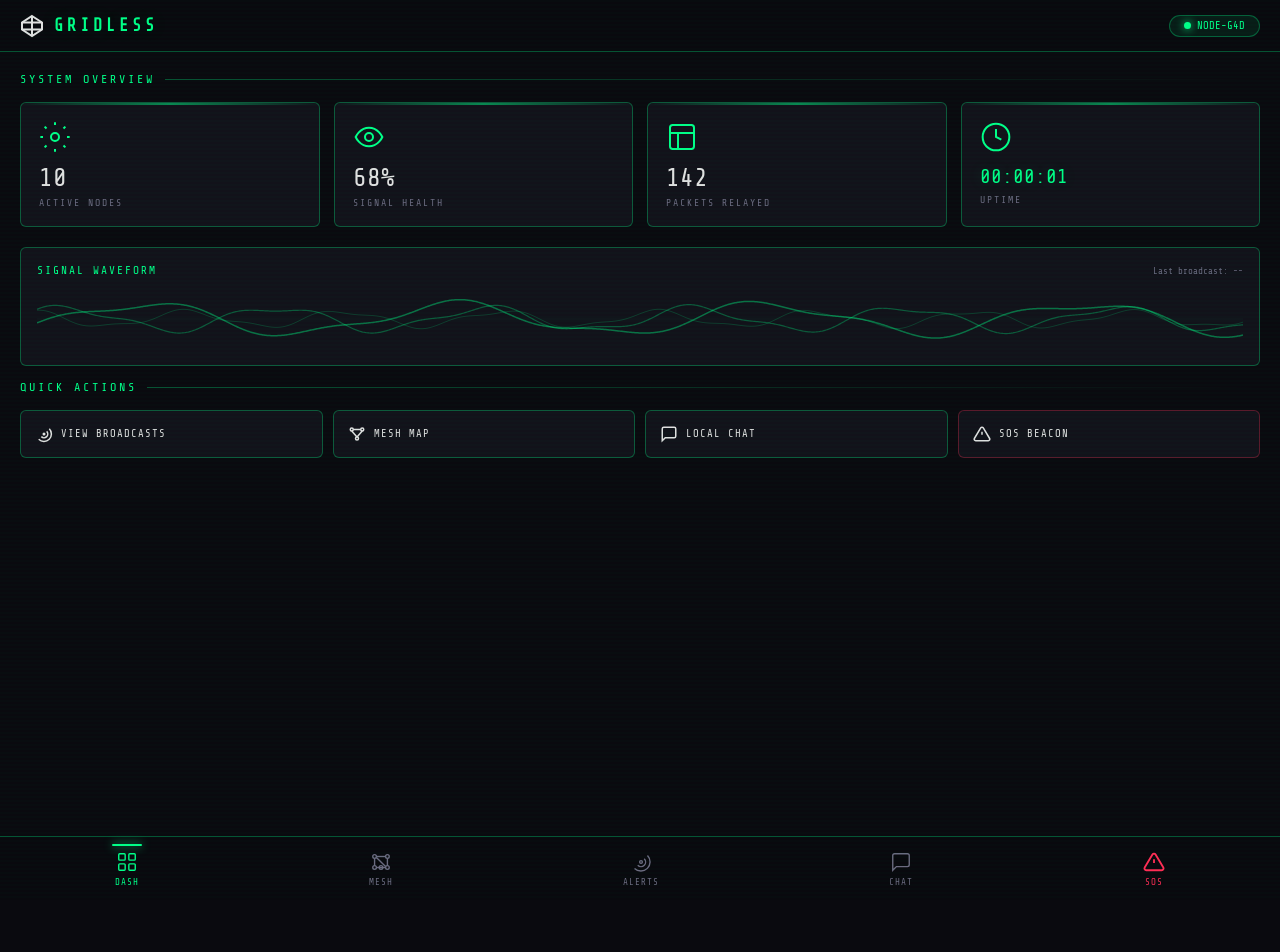
<file: index.html>
<!DOCTYPE html>
<html lang="en">
<head>
<meta charset="UTF-8">
<meta name="viewport" content="width=device-width, initial-scale=1.0">
<meta name="description" content="GRIDLESS — Offline-first emergency mesh communication platform for internet blackouts and natural disasters.">
<title>GRIDLESS — Offline Emergency Mesh Network</title>
<link rel="preconnect" href="https://fonts.googleapis.com">
<link rel="preconnect" href="https://fonts.gstatic.com" crossorigin>
<link href="https://fonts.googleapis.com/css2?family=Share+Tech+Mono&display=swap" rel="stylesheet">
<link rel="stylesheet" href="css/styles.css">
</head>
<body>
<header id="app-header">
  <div class="logo" onclick="window.location.href='index.html'">
    <svg viewBox="0 0 24 24" fill="none" stroke="currentColor" stroke-width="2"><polygon points="12,2 22,8.5 22,15.5 12,22 2,15.5 2,8.5"/><line x1="12" y1="2" x2="12" y2="22"/><line x1="2" y1="8.5" x2="22" y2="8.5"/><line x1="2" y1="15.5" x2="22" y2="15.5"/></svg>
    <span class="logo-text">GRIDLESS</span>
  </div>
  <div class="status-pill">
    <span class="status-dot"></span>
    <span id="header-node-id">NODE-???</span>
  </div>
</header>
<main id="view-container">
  <section id="view-dashboard" class="view active" style="display:block; opacity:1; transform:translateY(0)">

    <div class="section-title">System Overview</div>
    <div class="dash-grid">
      <div class="stat-card">
        <svg class="stat-icon" viewBox="0 0 24 24" fill="none" stroke="currentColor" stroke-width="1.5">
          <circle cx="12" cy="12" r="3"/><path d="M12 1v2M12 21v2M4.22 4.22l1.42 1.42M18.36 18.36l1.42 1.42M1 12h2M21 12h2M4.22 19.78l1.42-1.42M18.36 5.64l1.42-1.42"/>
        </svg>
        <div class="stat-value" id="dash-nodes">0</div>
        <div class="stat-label">Active Nodes</div>
      </div>
      <div class="stat-card">
        <svg class="stat-icon" viewBox="0 0 24 24" fill="none" stroke="currentColor" stroke-width="1.5">
          <path d="M2 12S5 5 12 5s10 7 10 7-3 7-10 7S2 12 2 12z"/><circle cx="12" cy="12" r="3"/>
        </svg>
        <div class="stat-value" id="dash-signal">0%</div>
        <div class="stat-label">Signal Health</div>
      </div>
      <div class="stat-card">
        <svg class="stat-icon" viewBox="0 0 24 24" fill="none" stroke="currentColor" stroke-width="1.5">
          <rect x="3" y="3" width="18" height="18" rx="2"/><path d="M3 9h18M9 21V9"/>
        </svg>
        <div class="stat-value" id="dash-packets">0</div>
        <div class="stat-label">Packets Relayed</div>
      </div>
      <div class="stat-card">
        <svg class="stat-icon" viewBox="0 0 24 24" fill="none" stroke="currentColor" stroke-width="1.5">
          <circle cx="12" cy="12" r="10"/><path d="M12 6v6l4 2"/>
        </svg>
        <div class="uptime-display" id="dash-uptime">00:00:00</div>
        <div class="stat-label">Uptime</div>
      </div>
    </div>

    <div class="card">
      <div class="card-header">
        <span class="card-title">Signal Waveform</span>
        <span style="font-size:0.65rem;color:var(--text-dim)" id="dash-last-broadcast">Last broadcast: --</span>
      </div>
      <div class="waveform-container">
        <canvas id="waveform-canvas"></canvas>
      </div>
    </div>

    <div class="section-title">Quick Actions</div>
    <div class="quick-actions">
      <button class="action-btn" onclick="window.location.href='broadcast.html'">
        <svg viewBox="0 0 24 24" fill="none" stroke="currentColor" stroke-width="2"><path d="M19.07 4.93A10 10 0 0 1 4.93 19.07M15.54 8.46A5 5 0 0 1 8.46 15.54"/><circle cx="12" cy="12" r="1"/></svg>
        VIEW BROADCASTS
      </button>
      <button class="action-btn" onclick="window.location.href='mesh.html'">
        <svg viewBox="0 0 24 24" fill="none" stroke="currentColor" stroke-width="2"><circle cx="5" cy="6" r="2"/><circle cx="19" cy="6" r="2"/><circle cx="12" cy="18" r="2"/><line x1="5" y1="8" x2="12" y2="16"/><line x1="19" y1="8" x2="12" y2="16"/><line x1="7" y1="6" x2="17" y2="6"/></svg>
        MESH MAP
      </button>
      <button class="action-btn" onclick="window.location.href='chat.html'">
        <svg viewBox="0 0 24 24" fill="none" stroke="currentColor" stroke-width="2"><path d="M21 15a2 2 0 0 1-2 2H7l-4 4V5a2 2 0 0 1 2-2h14a2 2 0 0 1 2 2z"/></svg>
        LOCAL CHAT
      </button>
      <button class="action-btn danger" onclick="window.location.href='sos.html'">
        <svg viewBox="0 0 24 24" fill="none" stroke="currentColor" stroke-width="2"><path d="M10.29 3.86L1.82 18a2 2 0 0 0 1.71 3h16.94a2 2 0 0 0 1.71-3L13.71 3.86a2 2 0 0 0-3.42 0z"/><line x1="12" y1="9" x2="12" y2="13"/><line x1="12" y1="17" x2="12.01" y2="17"/></svg>
        SOS BEACON
      </button>
    </div>
  
  </section>
</main>
<nav id="bottom-nav">
  <button class="nav-btn active" onclick="window.location.href='index.html'">
    <svg viewBox="0 0 24 24" fill="none" stroke="currentColor" stroke-width="1.5"><rect x="3" y="3" width="7" height="7" rx="1"/><rect x="14" y="3" width="7" height="7" rx="1"/><rect x="3" y="14" width="7" height="7" rx="1"/><rect x="14" y="14" width="7" height="7" rx="1"/></svg>
    DASH
  </button>
  <button class="nav-btn " onclick="window.location.href='mesh.html'">
    <svg viewBox="0 0 24 24" fill="none" stroke="currentColor" stroke-width="1.5"><circle cx="5" cy="6" r="2"/><circle cx="19" cy="6" r="2"/><circle cx="12" cy="18" r="2"/><circle cx="5" cy="18" r="2"/><circle cx="19" cy="18" r="2"/><line x1="5" y1="8" x2="5" y2="16"/><line x1="19" y1="8" x2="19" y2="16"/><line x1="7" y1="6" x2="17" y2="6"/><line x1="7" y1="18" x2="17" y2="18"/><line x1="7" y1="7" x2="17" y2="17"/></svg>
    MESH
  </button>
  <button class="nav-btn " onclick="window.location.href='broadcast.html'">
    <svg viewBox="0 0 24 24" fill="none" stroke="currentColor" stroke-width="1.5"><path d="M19.07 4.93A10 10 0 0 1 4.93 19.07"/><path d="M15.54 8.46A5 5 0 0 1 8.46 15.54"/><circle cx="12" cy="12" r="1.5"/></svg>
    ALERTS
  </button>
  <button class="nav-btn " onclick="window.location.href='chat.html'">
    <svg viewBox="0 0 24 24" fill="none" stroke="currentColor" stroke-width="1.5"><path d="M21 15a2 2 0 0 1-2 2H7l-4 4V5a2 2 0 0 1 2-2h14a2 2 0 0 1 2 2z"/></svg>
    CHAT
  </button>
  <button class="nav-btn sos-nav " onclick="window.location.href='sos.html'">
    <svg viewBox="0 0 24 24" fill="none" stroke="currentColor" stroke-width="2"><path d="M10.29 3.86L1.82 18a2 2 0 0 0 1.71 3h16.94a2 2 0 0 0 1.71-3L13.71 3.86a2 2 0 0 0-3.42 0z"/><line x1="12" y1="9" x2="12" y2="13"/><line x1="12" y1="17" x2="12.01" y2="17"/></svg>
    SOS
  </button>
</nav>
<script src="js/core.js"></script>
<script src="js/mesh-sim.js"></script>
<script src="js/dashboard.js"></script>
</body>
</html>
</file>
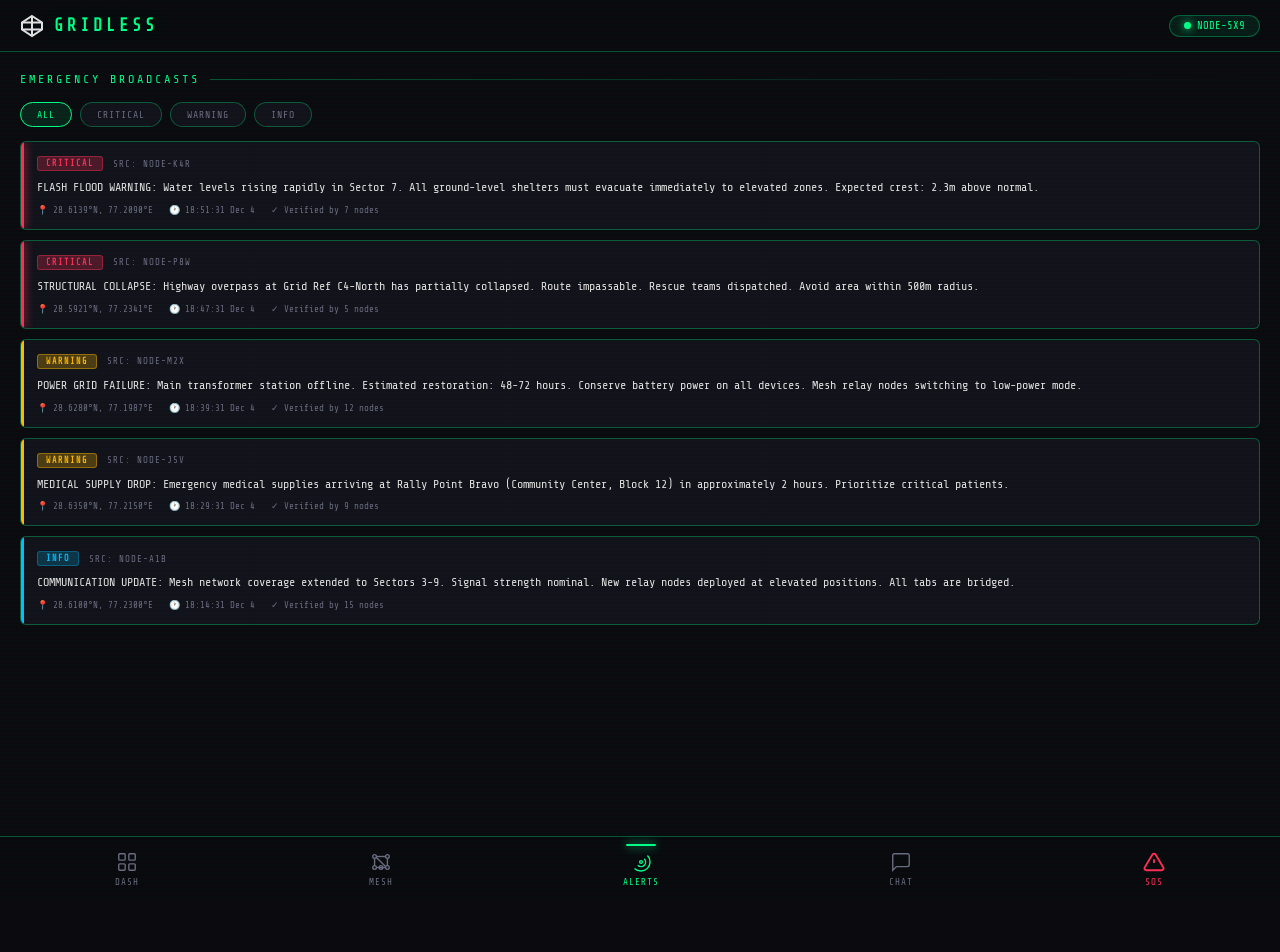
<file: broadcast.html>
<!DOCTYPE html>
<html lang="en">
<head>
<meta charset="UTF-8">
<meta name="viewport" content="width=device-width, initial-scale=1.0">
<meta name="description" content="GRIDLESS — Offline-first emergency mesh communication platform for internet blackouts and natural disasters.">
<title>GRIDLESS — Offline Emergency Mesh Network</title>
<link rel="preconnect" href="https://fonts.googleapis.com">
<link rel="preconnect" href="https://fonts.gstatic.com" crossorigin>
<link href="https://fonts.googleapis.com/css2?family=Share+Tech+Mono&display=swap" rel="stylesheet">
<link rel="stylesheet" href="css/styles.css">
</head>
<body>
<header id="app-header">
  <div class="logo" onclick="window.location.href='index.html'">
    <svg viewBox="0 0 24 24" fill="none" stroke="currentColor" stroke-width="2"><polygon points="12,2 22,8.5 22,15.5 12,22 2,15.5 2,8.5"/><line x1="12" y1="2" x2="12" y2="22"/><line x1="2" y1="8.5" x2="22" y2="8.5"/><line x1="2" y1="15.5" x2="22" y2="15.5"/></svg>
    <span class="logo-text">GRIDLESS</span>
  </div>
  <div class="status-pill">
    <span class="status-dot"></span>
    <span id="header-node-id">NODE-???</span>
  </div>
</header>
<main id="view-container">
  <section id="view-broadcast" class="view active" style="display:block; opacity:1; transform:translateY(0)">

    <div class="section-title">Emergency Broadcasts</div>
    <div class="broadcast-filters">
      <button class="filter-btn active" data-filter="all" onclick="GRIDLESS.broadcast.filter('all', this)">ALL</button>
      <button class="filter-btn" data-filter="critical" onclick="GRIDLESS.broadcast.filter('critical', this)">CRITICAL</button>
      <button class="filter-btn" data-filter="warning" onclick="GRIDLESS.broadcast.filter('warning', this)">WARNING</button>
      <button class="filter-btn" data-filter="info" onclick="GRIDLESS.broadcast.filter('info', this)">INFO</button>
    </div>
    <div id="broadcast-feed"></div>
  
  </section>
</main>
<nav id="bottom-nav">
  <button class="nav-btn " onclick="window.location.href='index.html'">
    <svg viewBox="0 0 24 24" fill="none" stroke="currentColor" stroke-width="1.5"><rect x="3" y="3" width="7" height="7" rx="1"/><rect x="14" y="3" width="7" height="7" rx="1"/><rect x="3" y="14" width="7" height="7" rx="1"/><rect x="14" y="14" width="7" height="7" rx="1"/></svg>
    DASH
  </button>
  <button class="nav-btn " onclick="window.location.href='mesh.html'">
    <svg viewBox="0 0 24 24" fill="none" stroke="currentColor" stroke-width="1.5"><circle cx="5" cy="6" r="2"/><circle cx="19" cy="6" r="2"/><circle cx="12" cy="18" r="2"/><circle cx="5" cy="18" r="2"/><circle cx="19" cy="18" r="2"/><line x1="5" y1="8" x2="5" y2="16"/><line x1="19" y1="8" x2="19" y2="16"/><line x1="7" y1="6" x2="17" y2="6"/><line x1="7" y1="18" x2="17" y2="18"/><line x1="7" y1="7" x2="17" y2="17"/></svg>
    MESH
  </button>
  <button class="nav-btn active" onclick="window.location.href='broadcast.html'">
    <svg viewBox="0 0 24 24" fill="none" stroke="currentColor" stroke-width="1.5"><path d="M19.07 4.93A10 10 0 0 1 4.93 19.07"/><path d="M15.54 8.46A5 5 0 0 1 8.46 15.54"/><circle cx="12" cy="12" r="1.5"/></svg>
    ALERTS
  </button>
  <button class="nav-btn " onclick="window.location.href='chat.html'">
    <svg viewBox="0 0 24 24" fill="none" stroke="currentColor" stroke-width="1.5"><path d="M21 15a2 2 0 0 1-2 2H7l-4 4V5a2 2 0 0 1 2-2h14a2 2 0 0 1 2 2z"/></svg>
    CHAT
  </button>
  <button class="nav-btn sos-nav " onclick="window.location.href='sos.html'">
    <svg viewBox="0 0 24 24" fill="none" stroke="currentColor" stroke-width="2"><path d="M10.29 3.86L1.82 18a2 2 0 0 0 1.71 3h16.94a2 2 0 0 0 1.71-3L13.71 3.86a2 2 0 0 0-3.42 0z"/><line x1="12" y1="9" x2="12" y2="13"/><line x1="12" y1="17" x2="12.01" y2="17"/></svg>
    SOS
  </button>
</nav>
<script src="js/core.js"></script>
<script src="js/broadcast.js"></script>
</body>
</html>
</file>
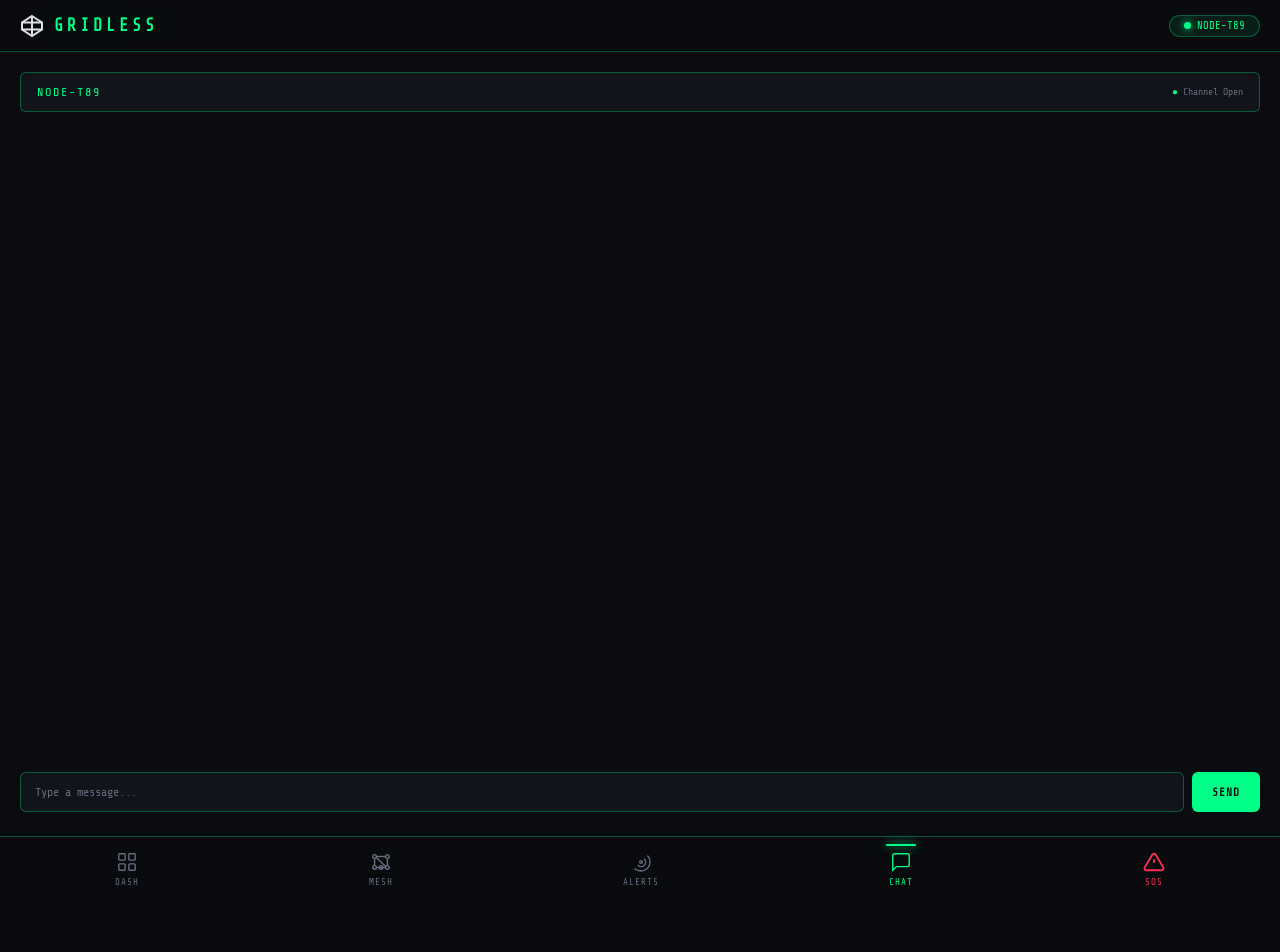
<file: chat.html>
<!DOCTYPE html>
<html lang="en">
<head>
<meta charset="UTF-8">
<meta name="viewport" content="width=device-width, initial-scale=1.0">
<meta name="description" content="GRIDLESS — Offline-first emergency mesh communication platform for internet blackouts and natural disasters.">
<title>GRIDLESS — Offline Emergency Mesh Network</title>
<link rel="preconnect" href="https://fonts.googleapis.com">
<link rel="preconnect" href="https://fonts.gstatic.com" crossorigin>
<link href="https://fonts.googleapis.com/css2?family=Share+Tech+Mono&display=swap" rel="stylesheet">
<link rel="stylesheet" href="css/styles.css">
</head>
<body>
<header id="app-header">
  <div class="logo" onclick="window.location.href='index.html'">
    <svg viewBox="0 0 24 24" fill="none" stroke="currentColor" stroke-width="2"><polygon points="12,2 22,8.5 22,15.5 12,22 2,15.5 2,8.5"/><line x1="12" y1="2" x2="12" y2="22"/><line x1="2" y1="8.5" x2="22" y2="8.5"/><line x1="2" y1="15.5" x2="22" y2="15.5"/></svg>
    <span class="logo-text">GRIDLESS</span>
  </div>
  <div class="status-pill">
    <span class="status-dot"></span>
    <span id="header-node-id">NODE-???</span>
  </div>
</header>
<main id="view-container">
  <section id="view-chat" class="view active" style="display:block; opacity:1; transform:translateY(0)">

    <div class="chat-container">
      <div class="chat-header-bar">
        <span class="chat-node-id" id="chat-my-node">NODE-???</span>
        <span class="chat-status" id="chat-channel-status">● Channel Open</span>
      </div>
      <div class="chat-messages" id="chat-messages"></div>
      <div class="chat-input-bar">
        <input type="text" class="chat-input" id="chat-input" placeholder="Type a message..." autocomplete="off" maxlength="500">
        <button class="chat-send-btn" id="chat-send-btn" onclick="GRIDLESS.chat.send()">SEND</button>
      </div>
    </div>
  
  </section>
</main>
<nav id="bottom-nav">
  <button class="nav-btn " onclick="window.location.href='index.html'">
    <svg viewBox="0 0 24 24" fill="none" stroke="currentColor" stroke-width="1.5"><rect x="3" y="3" width="7" height="7" rx="1"/><rect x="14" y="3" width="7" height="7" rx="1"/><rect x="3" y="14" width="7" height="7" rx="1"/><rect x="14" y="14" width="7" height="7" rx="1"/></svg>
    DASH
  </button>
  <button class="nav-btn " onclick="window.location.href='mesh.html'">
    <svg viewBox="0 0 24 24" fill="none" stroke="currentColor" stroke-width="1.5"><circle cx="5" cy="6" r="2"/><circle cx="19" cy="6" r="2"/><circle cx="12" cy="18" r="2"/><circle cx="5" cy="18" r="2"/><circle cx="19" cy="18" r="2"/><line x1="5" y1="8" x2="5" y2="16"/><line x1="19" y1="8" x2="19" y2="16"/><line x1="7" y1="6" x2="17" y2="6"/><line x1="7" y1="18" x2="17" y2="18"/><line x1="7" y1="7" x2="17" y2="17"/></svg>
    MESH
  </button>
  <button class="nav-btn " onclick="window.location.href='broadcast.html'">
    <svg viewBox="0 0 24 24" fill="none" stroke="currentColor" stroke-width="1.5"><path d="M19.07 4.93A10 10 0 0 1 4.93 19.07"/><path d="M15.54 8.46A5 5 0 0 1 8.46 15.54"/><circle cx="12" cy="12" r="1.5"/></svg>
    ALERTS
  </button>
  <button class="nav-btn active" onclick="window.location.href='chat.html'">
    <svg viewBox="0 0 24 24" fill="none" stroke="currentColor" stroke-width="1.5"><path d="M21 15a2 2 0 0 1-2 2H7l-4 4V5a2 2 0 0 1 2-2h14a2 2 0 0 1 2 2z"/></svg>
    CHAT
  </button>
  <button class="nav-btn sos-nav " onclick="window.location.href='sos.html'">
    <svg viewBox="0 0 24 24" fill="none" stroke="currentColor" stroke-width="2"><path d="M10.29 3.86L1.82 18a2 2 0 0 0 1.71 3h16.94a2 2 0 0 0 1.71-3L13.71 3.86a2 2 0 0 0-3.42 0z"/><line x1="12" y1="9" x2="12" y2="13"/><line x1="12" y1="17" x2="12.01" y2="17"/></svg>
    SOS
  </button>
</nav>
<script src="js/core.js"></script>
<script src="js/chat.js"></script>
</body>
</html>
</file>
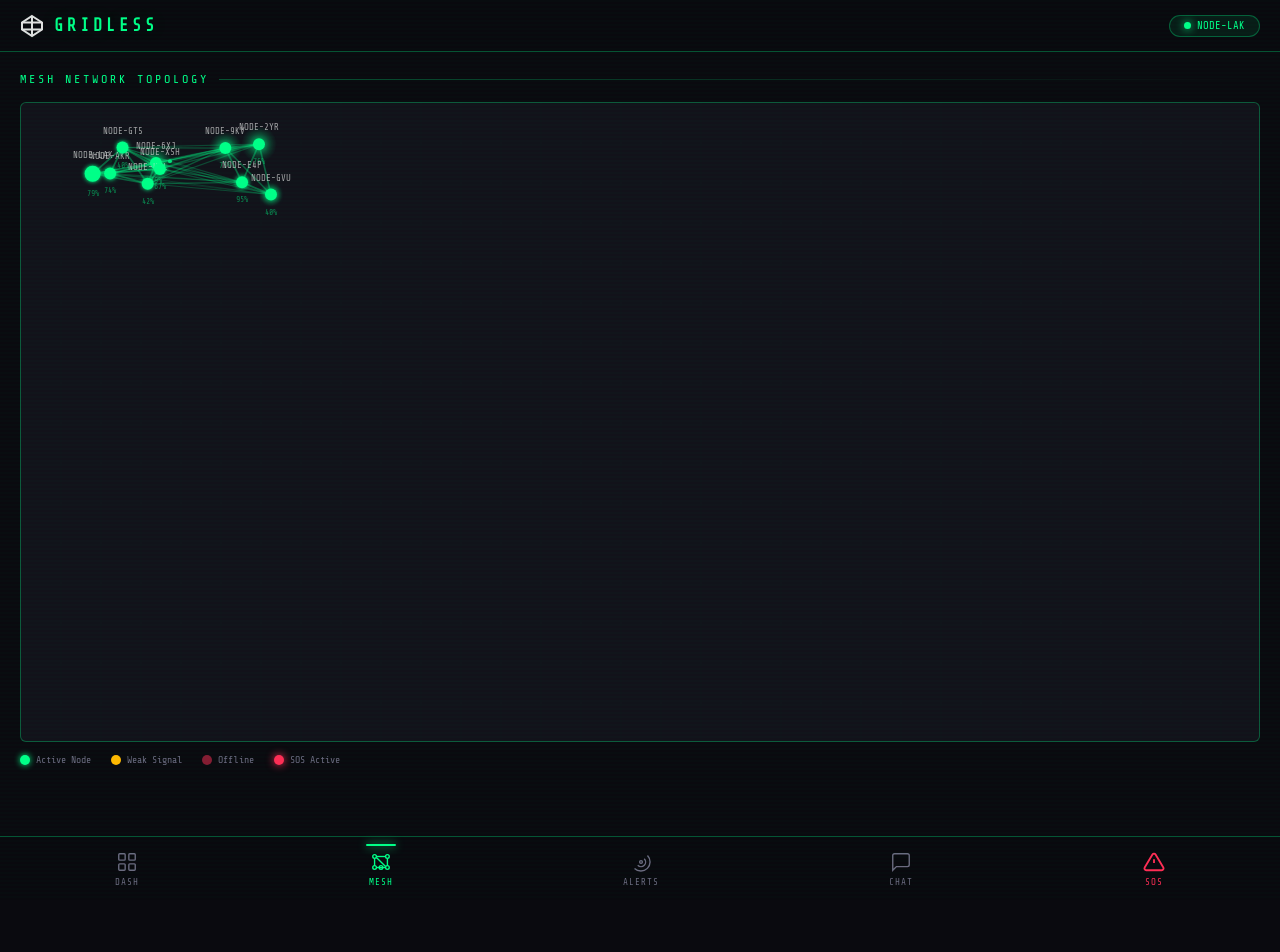
<file: mesh.html>
<!DOCTYPE html>
<html lang="en">
<head>
<meta charset="UTF-8">
<meta name="viewport" content="width=device-width, initial-scale=1.0">
<meta name="description" content="GRIDLESS — Offline-first emergency mesh communication platform for internet blackouts and natural disasters.">
<title>GRIDLESS — Offline Emergency Mesh Network</title>
<link rel="preconnect" href="https://fonts.googleapis.com">
<link rel="preconnect" href="https://fonts.gstatic.com" crossorigin>
<link href="https://fonts.googleapis.com/css2?family=Share+Tech+Mono&display=swap" rel="stylesheet">
<link rel="stylesheet" href="css/styles.css">
</head>
<body>
<header id="app-header">
  <div class="logo" onclick="window.location.href='index.html'">
    <svg viewBox="0 0 24 24" fill="none" stroke="currentColor" stroke-width="2"><polygon points="12,2 22,8.5 22,15.5 12,22 2,15.5 2,8.5"/><line x1="12" y1="2" x2="12" y2="22"/><line x1="2" y1="8.5" x2="22" y2="8.5"/><line x1="2" y1="15.5" x2="22" y2="15.5"/></svg>
    <span class="logo-text">GRIDLESS</span>
  </div>
  <div class="status-pill">
    <span class="status-dot"></span>
    <span id="header-node-id">NODE-???</span>
  </div>
</header>
<main id="view-container">
  <section id="view-mesh" class="view active" style="display:block; opacity:1; transform:translateY(0)">

    <div class="section-title">Mesh Network Topology</div>
    <div class="mesh-container">
      <canvas id="mesh-canvas"></canvas>
      <div id="node-info-panel">
        <div class="node-info-header">
          <span class="node-info-id" id="panel-node-id">NODE-???</span>
          <button class="node-info-close" onclick="GRIDLESS.mesh.closePanel()">&times;</button>
        </div>
        <div class="node-info-grid">
          <div class="node-info-stat">
            <div class="label">STATUS</div>
            <div class="value" id="panel-status">Active</div>
          </div>
          <div class="node-info-stat">
            <div class="label">BATTERY</div>
            <div class="value" id="panel-battery">--</div>
            <div class="battery-bar"><div class="battery-fill" id="panel-battery-bar" style="width:0%;background:var(--accent)"></div></div>
          </div>
          <div class="node-info-stat">
            <div class="label">SIGNAL</div>
            <div class="value" id="panel-signal">--</div>
          </div>
          <div class="node-info-stat">
            <div class="label">LAST SEEN</div>
            <div class="value" id="panel-lastseen">--</div>
          </div>
          <div class="node-info-stat">
            <div class="label">MSGS RELAYED</div>
            <div class="value" id="panel-relayed">--</div>
          </div>
          <div class="node-info-stat">
            <div class="label">COORDINATES</div>
            <div class="value" id="panel-coords">--</div>
          </div>
        </div>
      </div>
    </div>
    <div class="mesh-legend">
      <div class="legend-item"><span class="legend-dot active"></span> Active Node</div>
      <div class="legend-item"><span class="legend-dot weak"></span> Weak Signal</div>
      <div class="legend-item"><span class="legend-dot dead"></span> Offline</div>
      <div class="legend-item"><span class="legend-dot sos"></span> SOS Active</div>
    </div>
  
  </section>
</main>
<nav id="bottom-nav">
  <button class="nav-btn " onclick="window.location.href='index.html'">
    <svg viewBox="0 0 24 24" fill="none" stroke="currentColor" stroke-width="1.5"><rect x="3" y="3" width="7" height="7" rx="1"/><rect x="14" y="3" width="7" height="7" rx="1"/><rect x="3" y="14" width="7" height="7" rx="1"/><rect x="14" y="14" width="7" height="7" rx="1"/></svg>
    DASH
  </button>
  <button class="nav-btn active" onclick="window.location.href='mesh.html'">
    <svg viewBox="0 0 24 24" fill="none" stroke="currentColor" stroke-width="1.5"><circle cx="5" cy="6" r="2"/><circle cx="19" cy="6" r="2"/><circle cx="12" cy="18" r="2"/><circle cx="5" cy="18" r="2"/><circle cx="19" cy="18" r="2"/><line x1="5" y1="8" x2="5" y2="16"/><line x1="19" y1="8" x2="19" y2="16"/><line x1="7" y1="6" x2="17" y2="6"/><line x1="7" y1="18" x2="17" y2="18"/><line x1="7" y1="7" x2="17" y2="17"/></svg>
    MESH
  </button>
  <button class="nav-btn " onclick="window.location.href='broadcast.html'">
    <svg viewBox="0 0 24 24" fill="none" stroke="currentColor" stroke-width="1.5"><path d="M19.07 4.93A10 10 0 0 1 4.93 19.07"/><path d="M15.54 8.46A5 5 0 0 1 8.46 15.54"/><circle cx="12" cy="12" r="1.5"/></svg>
    ALERTS
  </button>
  <button class="nav-btn " onclick="window.location.href='chat.html'">
    <svg viewBox="0 0 24 24" fill="none" stroke="currentColor" stroke-width="1.5"><path d="M21 15a2 2 0 0 1-2 2H7l-4 4V5a2 2 0 0 1 2-2h14a2 2 0 0 1 2 2z"/></svg>
    CHAT
  </button>
  <button class="nav-btn sos-nav " onclick="window.location.href='sos.html'">
    <svg viewBox="0 0 24 24" fill="none" stroke="currentColor" stroke-width="2"><path d="M10.29 3.86L1.82 18a2 2 0 0 0 1.71 3h16.94a2 2 0 0 0 1.71-3L13.71 3.86a2 2 0 0 0-3.42 0z"/><line x1="12" y1="9" x2="12" y2="13"/><line x1="12" y1="17" x2="12.01" y2="17"/></svg>
    SOS
  </button>
</nav>
<script src="js/core.js"></script>
<script src="js/mesh-sim.js"></script>
</body>
</html>
</file>
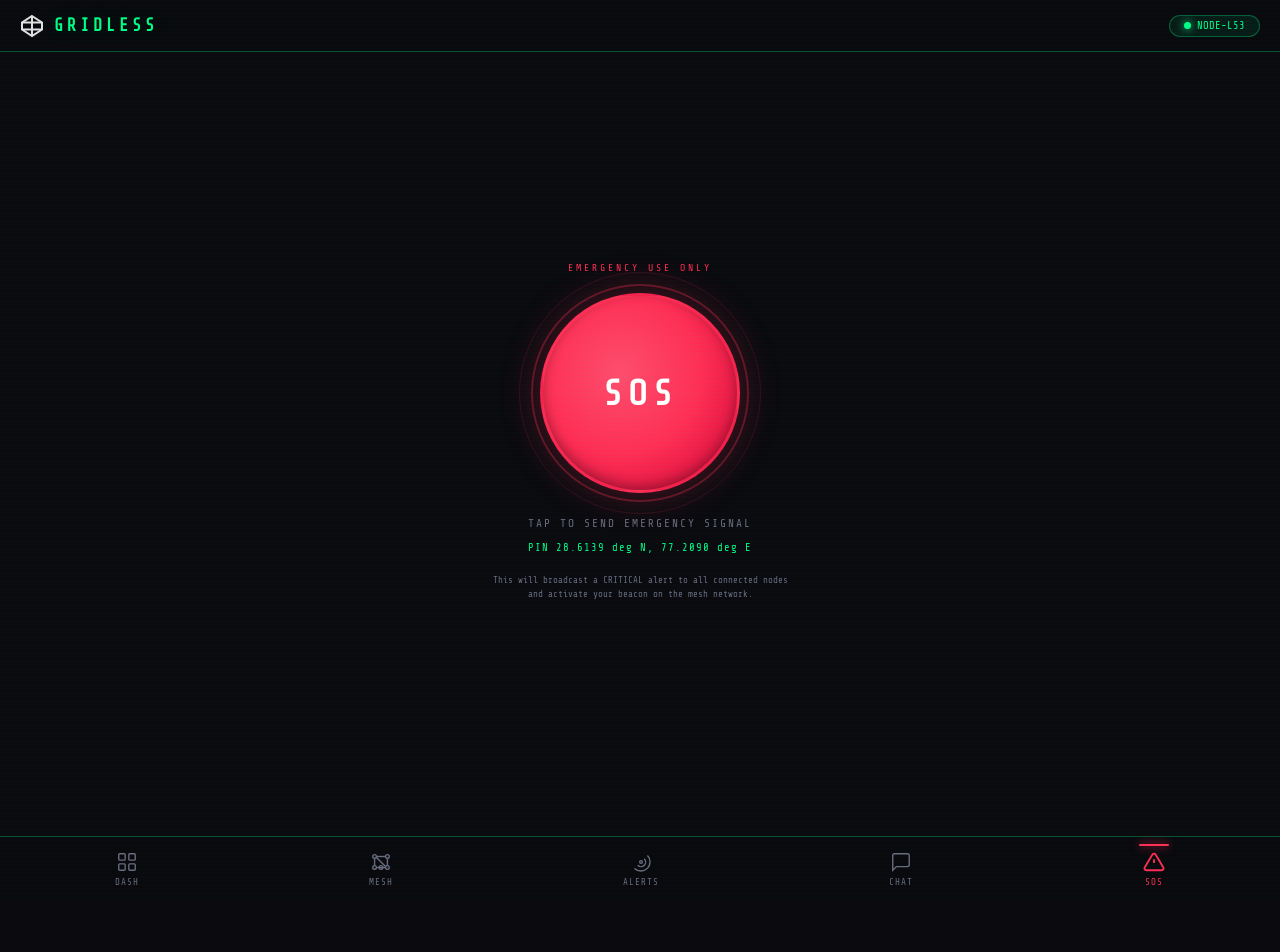
<file: sos.html>
<!DOCTYPE html>
<html lang="en">

<head>
  <meta charset="UTF-8">
  <meta name="viewport" content="width=device-width, initial-scale=1.0">
  <meta name="description"
    content="GRIDLESS — Offline-first emergency mesh communication platform for internet blackouts and natural disasters.">
  <title>GRIDLESS — Offline Emergency Mesh Network</title>
  <link rel="preconnect" href="https://fonts.googleapis.com">
  <link rel="preconnect" href="https://fonts.gstatic.com" crossorigin>
  <link href="https://fonts.googleapis.com/css2?family=Share+Tech+Mono&display=swap" rel="stylesheet">
  <link rel="stylesheet" href="css/styles.css">
</head>

<body>
  <header id="app-header">
    <div class="logo" onclick="window.location.href='index.html'">
      <svg viewBox="0 0 24 24" fill="none" stroke="currentColor" stroke-width="2">
        <polygon points="12,2 22,8.5 22,15.5 12,22 2,15.5 2,8.5" />
        <line x1="12" y1="2" x2="12" y2="22" />
        <line x1="2" y1="8.5" x2="22" y2="8.5" />
        <line x1="2" y1="15.5" x2="22" y2="15.5" />
      </svg>
      <span class="logo-text">GRIDLESS</span>
    </div>
    <div class="status-pill">
      <span class="status-dot"></span>
      <span id="header-node-id">NODE-???</span>
    </div>
  </header>
  <main id="view-container">
    <section id="view-sos" class="view active" style="display:block; opacity:1; transform:translateY(0)">

      <div class="sos-container" id="sos-idle">
        <div style="font-size:0.7rem;color:var(--alert-red);letter-spacing:3px;margin-bottom:20px">EMERGENCY USE ONLY
        </div>
        <button class="sos-button" id="sos-trigger-btn" onclick="GRIDLESS.sos.activate()">SOS</button>
        <div class="sos-label">TAP TO SEND EMERGENCY SIGNAL</div>
        <div class="sos-coords" id="sos-coords">Acquiring coordinates...</div>
        <div style="font-size:0.65rem;color:var(--text-dim);margin-top:20px;max-width:300px;line-height:1.5">
          This will broadcast a CRITICAL alert to all connected nodes and activate your beacon on the mesh network.
        </div>
      </div>
      <div class="sos-active-container" id="sos-active">
        <div class="radar-container">
          <div class="radar-bg">
            <div class="radar-sweep-gradient"></div>
            <div class="radar-line"></div>
            <div class="radar-center-dot"></div>
          </div>
        </div>
        <div class="sos-status-text">RESCUE PING SENT — AWAITING RESPONSE</div>
        <div class="sos-countdown" id="sos-timer">05:00</div>
        <div class="sos-coords" id="sos-active-coords">--</div>
        <div class="sos-info-text">
          Your node is now highlighted on the mesh network. A CRITICAL alert has been broadcast to all connected nodes.
          Maintain this signal until rescue arrives.
        </div>
        <button class="sos-cancel-btn" onclick="GRIDLESS.sos.deactivate()">CANCEL SOS</button>
      </div>

    </section>
  </main>
  <nav id="bottom-nav">
    <button class="nav-btn " onclick="window.location.href='index.html'">
      <svg viewBox="0 0 24 24" fill="none" stroke="currentColor" stroke-width="1.5">
        <rect x="3" y="3" width="7" height="7" rx="1" />
        <rect x="14" y="3" width="7" height="7" rx="1" />
        <rect x="3" y="14" width="7" height="7" rx="1" />
        <rect x="14" y="14" width="7" height="7" rx="1" />
      </svg>
      DASH
    </button>
    <button class="nav-btn " onclick="window.location.href='mesh.html'">
      <svg viewBox="0 0 24 24" fill="none" stroke="currentColor" stroke-width="1.5">
        <circle cx="5" cy="6" r="2" />
        <circle cx="19" cy="6" r="2" />
        <circle cx="12" cy="18" r="2" />
        <circle cx="5" cy="18" r="2" />
        <circle cx="19" cy="18" r="2" />
        <line x1="5" y1="8" x2="5" y2="16" />
        <line x1="19" y1="8" x2="19" y2="16" />
        <line x1="7" y1="6" x2="17" y2="6" />
        <line x1="7" y1="18" x2="17" y2="18" />
        <line x1="7" y1="7" x2="17" y2="17" />
      </svg>
      MESH
    </button>
    <button class="nav-btn " onclick="window.location.href='broadcast.html'">
      <svg viewBox="0 0 24 24" fill="none" stroke="currentColor" stroke-width="1.5">
        <path d="M19.07 4.93A10 10 0 0 1 4.93 19.07" />
        <path d="M15.54 8.46A5 5 0 0 1 8.46 15.54" />
        <circle cx="12" cy="12" r="1.5" />
      </svg>
      ALERTS
    </button>
    <button class="nav-btn " onclick="window.location.href='chat.html'">
      <svg viewBox="0 0 24 24" fill="none" stroke="currentColor" stroke-width="1.5">
        <path d="M21 15a2 2 0 0 1-2 2H7l-4 4V5a2 2 0 0 1 2-2h14a2 2 0 0 1 2 2z" />
      </svg>
      CHAT
    </button>
    <button class="nav-btn sos-nav active" onclick="window.location.href='sos.html'">
      <svg viewBox="0 0 24 24" fill="none" stroke="currentColor" stroke-width="2">
        <path d="M10.29 3.86L1.82 18a2 2 0 0 0 1.71 3h16.94a2 2 0 0 0 1.71-3L13.71 3.86a2 2 0 0 0-3.42 0z" />
        <line x1="12" y1="9" x2="12" y2="13" />
        <line x1="12" y1="17" x2="12.01" y2="17" />
      </svg>
      SOS
    </button>
  </nav>
  <script src="js/core.js"></script>
  <script src="js/sos.js"></script>
</body>

</html>
</file>
<file: css/styles.css>
/* ============================================================
   GRIDLESS — DESIGN SYSTEM & GLOBAL STYLES
   ============================================================ */
*, *::before, *::after { box-sizing: border-box; margin: 0; padding: 0; }

:root {
  --bg: #0A0A0F;
  --surface: #12121A;
  --accent: #00FF88;
  --accent-dim: rgba(0,255,136,0.3);
  --accent-glow: rgba(0,255,136,0.15);
  --alert-red: #FF2D55;
  --alert-red-dim: rgba(255,45,85,0.25);
  --warning-amber: #FFB800;
  --warning-amber-dim: rgba(255,184,0,0.25);
  --info-blue: #00BFFF;
  --info-blue-dim: rgba(0,191,255,0.2);
  --text: #E0E0E0;
  --text-dim: #6B6B80;
  --border: rgba(0,255,136,0.3);
  --font: 'Share Tech Mono', 'Courier New', 'Consolas', monospace;
  --radius: 6px;
  --transition: 200ms ease;
}

html { font-size: 14px; }

body {
  font-family: var(--font);
  background: var(--bg);
  color: var(--text);
  min-height: 100vh;
  overflow-x: hidden;
  position: relative;
}

/* Scanline overlay */
body::after {
  content: '';
  position: fixed;
  top: 0; left: 0; right: 0; bottom: 0;
  background: repeating-linear-gradient(
    0deg,
    transparent,
    transparent 2px,
    rgba(0,255,136,0.015) 2px,
    rgba(0,255,136,0.015) 4px
  );
  pointer-events: none;
  z-index: 10000;
}

/* Subtle screen flicker */
@keyframes flicker {
  0%, 100% { opacity: 1; }
  92% { opacity: 1; }
  93% { opacity: 0.97; }
  94% { opacity: 1; }
}
body { animation: flicker 8s infinite; }

/* ============================================================
   SCROLLBAR
   ============================================================ */
::-webkit-scrollbar { width: 6px; }
::-webkit-scrollbar-track { background: var(--bg); }
::-webkit-scrollbar-thumb { background: var(--accent-dim); border-radius: 3px; }
::-webkit-scrollbar-thumb:hover { background: var(--accent); }

/* ============================================================
   TOP HEADER BAR
   ============================================================ */
#app-header {
  position: fixed;
  top: 0; left: 0; right: 0;
  height: 52px;
  background: rgba(10,10,15,0.95);
  border-bottom: 1px solid var(--border);
  display: flex;
  align-items: center;
  justify-content: space-between;
  padding: 0 20px;
  z-index: 9999;
  backdrop-filter: blur(12px);
}

#app-header .logo {
  display: flex;
  align-items: center;
  gap: 10px;
  cursor: pointer;
}

#app-header .logo svg { width: 24px; height: 24px; }

#app-header .logo-text {
  font-size: 1.2rem;
  font-weight: bold;
  color: var(--accent);
  letter-spacing: 4px;
  text-shadow: 0 0 20px var(--accent-glow);
}

#app-header .status-pill {
  display: flex;
  align-items: center;
  gap: 6px;
  background: rgba(0,255,136,0.08);
  border: 1px solid var(--border);
  border-radius: 20px;
  padding: 4px 14px;
  font-size: 0.75rem;
  color: var(--accent);
}

#app-header .status-dot {
  width: 7px; height: 7px;
  border-radius: 50%;
  background: var(--accent);
  box-shadow: 0 0 8px var(--accent);
  animation: pulse-dot 2s infinite;
}

@keyframes pulse-dot {
  0%, 100% { opacity: 1; box-shadow: 0 0 8px var(--accent); }
  50% { opacity: 0.5; box-shadow: 0 0 4px var(--accent); }
}

/* ============================================================
   BOTTOM NAVIGATION
   ============================================================ */
#bottom-nav {
  position: fixed;
  bottom: 0; left: 0; right: 0;
  height: 64px;
  background: rgba(10,10,15,0.97);
  border-top: 1px solid var(--border);
  display: flex;
  align-items: center;
  justify-content: space-around;
  z-index: 9999;
  backdrop-filter: blur(12px);
}

.nav-btn {
  display: flex;
  flex-direction: column;
  align-items: center;
  gap: 4px;
  background: none;
  border: none;
  color: var(--text-dim);
  font-family: var(--font);
  font-size: 0.65rem;
  cursor: pointer;
  padding: 6px 12px;
  border-radius: var(--radius);
  transition: all var(--transition);
  letter-spacing: 1px;
  text-transform: uppercase;
  position: relative;
}

.nav-btn svg { width: 22px; height: 22px; transition: all var(--transition); }

.nav-btn:hover, .nav-btn.active {
  color: var(--accent);
}

.nav-btn.active::after {
  content: '';
  position: absolute;
  top: -1px;
  left: 50%;
  transform: translateX(-50%);
  width: 30px;
  height: 2px;
  background: var(--accent);
  box-shadow: 0 0 10px var(--accent);
  border-radius: 2px;
}

.nav-btn.sos-nav {
  color: var(--alert-red);
}
.nav-btn.sos-nav.active {
  color: var(--alert-red);
}
.nav-btn.sos-nav.active::after {
  background: var(--alert-red);
  box-shadow: 0 0 10px var(--alert-red);
}

/* ============================================================
   VIEW CONTAINER
   ============================================================ */
#view-container {
  margin-top: 52px;
  margin-bottom: 64px;
  min-height: calc(100vh - 116px);
  position: relative;
}

.view {
  display: none;
  padding: 20px;
  opacity: 0;
  transform: translateY(10px);
  transition: opacity var(--transition), transform var(--transition);
}

.view.active {
  display: block;
  opacity: 1;
  transform: translateY(0);
}

/* ============================================================
   CARDS / PANELS
   ============================================================ */
.card {
  background: var(--surface);
  border: 1px solid var(--border);
  border-radius: var(--radius);
  padding: 16px;
  margin-bottom: 14px;
}

.card-header {
  display: flex;
  align-items: center;
  justify-content: space-between;
  margin-bottom: 12px;
}

.card-title {
  font-size: 0.8rem;
  color: var(--accent);
  letter-spacing: 2px;
  text-transform: uppercase;
}

.card-value {
  font-size: 2rem;
  color: var(--text);
  font-weight: bold;
}

.card-label {
  font-size: 0.7rem;
  color: var(--text-dim);
  margin-top: 4px;
  letter-spacing: 1px;
}

/* ============================================================
   DASHBOARD GRID
   ============================================================ */
.dash-grid {
  display: grid;
  grid-template-columns: repeat(auto-fit, minmax(200px, 1fr));
  gap: 14px;
  margin-bottom: 20px;
}

.stat-card {
  background: var(--surface);
  border: 1px solid var(--border);
  border-radius: var(--radius);
  padding: 18px;
  position: relative;
  overflow: hidden;
}

.stat-card::before {
  content: '';
  position: absolute;
  top: 0; left: 0; right: 0;
  height: 2px;
  background: linear-gradient(90deg, transparent, var(--accent), transparent);
  opacity: 0.5;
}

.stat-icon {
  width: 32px; height: 32px;
  margin-bottom: 10px;
  color: var(--accent);
}

.stat-value {
  font-size: 1.8rem;
  color: var(--text);
  line-height: 1;
}

.stat-label {
  font-size: 0.7rem;
  color: var(--text-dim);
  letter-spacing: 2px;
  text-transform: uppercase;
  margin-top: 6px;
}

/* Signal waveform */
.waveform-container {
  height: 60px;
  position: relative;
  overflow: hidden;
  border-radius: var(--radius);
}

#waveform-canvas {
  width: 100%;
  height: 100%;
}

/* Quick action buttons */
.quick-actions {
  display: grid;
  grid-template-columns: repeat(auto-fit, minmax(150px, 1fr));
  gap: 10px;
  margin-top: 14px;
}

.action-btn {
  background: var(--surface);
  border: 1px solid var(--border);
  border-radius: var(--radius);
  padding: 14px;
  color: var(--text);
  font-family: var(--font);
  font-size: 0.75rem;
  cursor: pointer;
  display: flex;
  align-items: center;
  gap: 8px;
  letter-spacing: 1px;
  transition: all var(--transition);
}

.action-btn:hover {
  background: rgba(0,255,136,0.05);
  border-color: var(--accent);
  color: var(--accent);
  box-shadow: 0 0 20px rgba(0,255,136,0.1);
}

.action-btn svg { width: 18px; height: 18px; flex-shrink: 0; }

.action-btn.danger {
  border-color: rgba(255,45,85,0.3);
}
.action-btn.danger:hover {
  background: rgba(255,45,85,0.08);
  border-color: var(--alert-red);
  color: var(--alert-red);
  box-shadow: 0 0 20px rgba(255,45,85,0.1);
}

/* Uptime clock */
.uptime-display {
  font-size: 1.4rem;
  color: var(--accent);
  font-variant-numeric: tabular-nums;
  text-shadow: 0 0 15px var(--accent-glow);
}

/* ============================================================
   MESH MAP
   ============================================================ */
.mesh-container {
  position: relative;
  width: 100%;
  aspect-ratio: 16/10;
  max-height: calc(100vh - 260px);
  background: var(--surface);
  border: 1px solid var(--border);
  border-radius: var(--radius);
  overflow: hidden;
}

#mesh-canvas {
  width: 100%;
  height: 100%;
  cursor: crosshair;
}

.mesh-legend {
  display: flex;
  gap: 20px;
  margin-top: 12px;
  flex-wrap: wrap;
}

.legend-item {
  display: flex;
  align-items: center;
  gap: 6px;
  font-size: 0.7rem;
  color: var(--text-dim);
}

.legend-dot {
  width: 10px; height: 10px;
  border-radius: 50%;
}

.legend-dot.active { background: var(--accent); box-shadow: 0 0 6px var(--accent); }
.legend-dot.weak { background: var(--warning-amber); }
.legend-dot.dead { background: var(--alert-red); opacity: 0.5; }
.legend-dot.sos { background: var(--alert-red); box-shadow: 0 0 8px var(--alert-red); }

/* Node info panel */
#node-info-panel {
  display: none;
  position: absolute;
  bottom: 16px;
  left: 16px;
  right: 16px;
  background: rgba(18,18,26,0.95);
  border: 1px solid var(--accent);
  border-radius: var(--radius);
  padding: 16px;
  backdrop-filter: blur(10px);
  z-index: 10;
}

#node-info-panel.visible { display: block; }

.node-info-header {
  display: flex;
  align-items: center;
  justify-content: space-between;
  margin-bottom: 10px;
}

.node-info-id {
  font-size: 1rem;
  color: var(--accent);
  letter-spacing: 2px;
}

.node-info-close {
  background: none;
  border: 1px solid var(--border);
  color: var(--text-dim);
  width: 28px; height: 28px;
  border-radius: 4px;
  cursor: pointer;
  font-family: var(--font);
  display: flex; align-items: center; justify-content: center;
}
.node-info-close:hover { color: var(--accent); border-color: var(--accent); }

.node-info-grid {
  display: grid;
  grid-template-columns: repeat(auto-fit, minmax(120px, 1fr));
  gap: 10px;
}

.node-info-stat {
  font-size: 0.75rem;
}

.node-info-stat .label {
  color: var(--text-dim);
  font-size: 0.65rem;
  letter-spacing: 1px;
  text-transform: uppercase;
}

.node-info-stat .value {
  color: var(--text);
  margin-top: 2px;
}

/* ============================================================
   BROADCAST BOARD
   ============================================================ */
.broadcast-filters {
  display: flex;
  gap: 8px;
  margin-bottom: 14px;
  flex-wrap: wrap;
}

.filter-btn {
  background: var(--surface);
  border: 1px solid var(--border);
  border-radius: 20px;
  padding: 6px 16px;
  color: var(--text-dim);
  font-family: var(--font);
  font-size: 0.7rem;
  cursor: pointer;
  letter-spacing: 1px;
  transition: all var(--transition);
}

.filter-btn:hover { border-color: var(--accent); color: var(--text); }
.filter-btn.active { background: rgba(0,255,136,0.1); border-color: var(--accent); color: var(--accent); }

.alert-card {
  background: var(--surface);
  border: 1px solid var(--border);
  border-radius: var(--radius);
  padding: 14px 16px;
  margin-bottom: 10px;
  position: relative;
  overflow: hidden;
  transition: all var(--transition);
}

.alert-card:hover {
  border-color: rgba(0,255,136,0.5);
}

.alert-card::before {
  content: '';
  position: absolute;
  left: 0; top: 0; bottom: 0;
  width: 3px;
}

.alert-card.critical::before { background: var(--alert-red); box-shadow: 0 0 10px var(--alert-red); }
.alert-card.warning::before { background: var(--warning-amber); }
.alert-card.info::before { background: var(--info-blue); }

.alert-header {
  display: flex;
  align-items: center;
  gap: 10px;
  margin-bottom: 8px;
}

.severity-badge {
  font-size: 0.6rem;
  padding: 2px 8px;
  border-radius: 3px;
  letter-spacing: 1px;
  font-weight: bold;
}

.severity-badge.critical { background: var(--alert-red-dim); color: var(--alert-red); border: 1px solid rgba(255,45,85,0.4); }
.severity-badge.warning { background: var(--warning-amber-dim); color: var(--warning-amber); border: 1px solid rgba(255,184,0,0.4); }
.severity-badge.info { background: var(--info-blue-dim); color: var(--info-blue); border: 1px solid rgba(0,191,255,0.3); }

.alert-source {
  font-size: 0.65rem;
  color: var(--text-dim);
  letter-spacing: 1px;
}

.alert-message {
  font-size: 0.85rem;
  color: var(--text);
  line-height: 1.5;
  margin-bottom: 8px;
}

.alert-meta {
  display: flex;
  gap: 16px;
  font-size: 0.65rem;
  color: var(--text-dim);
  flex-wrap: wrap;
}

.alert-meta span { display: flex; align-items: center; gap: 4px; }

/* ============================================================
   CHAT
   ============================================================ */
.chat-container {
  display: flex;
  flex-direction: column;
  height: calc(100vh - 160px);
}

.chat-header-bar {
  background: var(--surface);
  border: 1px solid var(--border);
  border-radius: var(--radius);
  padding: 12px 16px;
  margin-bottom: 10px;
  display: flex;
  align-items: center;
  justify-content: space-between;
}

.chat-node-id {
  color: var(--accent);
  font-size: 0.85rem;
  letter-spacing: 2px;
}

.chat-status {
  font-size: 0.7rem;
  color: var(--text-dim);
}

.chat-messages {
  flex: 1;
  overflow-y: auto;
  padding: 10px 0;
  display: flex;
  flex-direction: column;
  gap: 8px;
}

.chat-msg {
  background: var(--surface);
  border: 1px solid var(--border);
  border-radius: var(--radius);
  padding: 10px 14px;
  max-width: 85%;
  position: relative;
}

.chat-msg.self {
  align-self: flex-end;
  border-color: rgba(0,255,136,0.4);
  background: rgba(0,255,136,0.05);
}

.chat-msg.other {
  align-self: flex-start;
}

.chat-msg-header {
  display: flex;
  align-items: center;
  gap: 8px;
  margin-bottom: 4px;
}

.chat-msg-sender {
  font-size: 0.7rem;
  color: var(--accent);
  letter-spacing: 1px;
}

.chat-msg-time {
  font-size: 0.6rem;
  color: var(--text-dim);
}

.chat-msg-hops {
  font-size: 0.6rem;
  color: var(--warning-amber);
  margin-left: auto;
}

.chat-msg-text {
  font-size: 0.85rem;
  color: var(--text);
  line-height: 1.4;
  word-break: break-word;
}

.chat-input-bar {
  display: flex;
  gap: 8px;
  padding-top: 10px;
}

.chat-input {
  flex: 1;
  background: var(--surface);
  border: 1px solid var(--border);
  border-radius: var(--radius);
  padding: 12px 14px;
  color: var(--text);
  font-family: var(--font);
  font-size: 0.85rem;
  outline: none;
  transition: border-color var(--transition);
}

.chat-input:focus { border-color: var(--accent); }
.chat-input::placeholder { color: var(--text-dim); }

.chat-send-btn {
  background: var(--accent);
  border: none;
  border-radius: var(--radius);
  padding: 12px 20px;
  color: var(--bg);
  font-family: var(--font);
  font-size: 0.8rem;
  cursor: pointer;
  letter-spacing: 1px;
  font-weight: bold;
  transition: all var(--transition);
}

.chat-send-btn:hover {
  box-shadow: 0 0 20px rgba(0,255,136,0.3);
}

/* ============================================================
   SOS BEACON
   ============================================================ */
.sos-container {
  display: flex;
  flex-direction: column;
  align-items: center;
  justify-content: center;
  min-height: calc(100vh - 180px);
  text-align: center;
}

.sos-button {
  width: 200px; height: 200px;
  border-radius: 50%;
  background: radial-gradient(circle at 40% 40%, #FF4D6D, #FF2D55, #CC0033);
  border: 3px solid rgba(255,45,85,0.5);
  color: white;
  font-family: var(--font);
  font-size: 2.5rem;
  font-weight: bold;
  cursor: pointer;
  position: relative;
  letter-spacing: 6px;
  transition: all 0.3s;
  box-shadow: 0 0 40px rgba(255,45,85,0.3), inset 0 -4px 12px rgba(0,0,0,0.3);
}

.sos-button:hover {
  transform: scale(1.05);
  box-shadow: 0 0 60px rgba(255,45,85,0.5), inset 0 -4px 12px rgba(0,0,0,0.3);
}

.sos-button:active {
  transform: scale(0.98);
}

.sos-button::before {
  content: '';
  position: absolute;
  inset: -12px;
  border-radius: 50%;
  border: 2px solid rgba(255,45,85,0.3);
  animation: sos-ring 2s infinite;
}

.sos-button::after {
  content: '';
  position: absolute;
  inset: -24px;
  border-radius: 50%;
  border: 1px solid rgba(255,45,85,0.15);
  animation: sos-ring 2s infinite 0.5s;
}

@keyframes sos-ring {
  0% { transform: scale(1); opacity: 1; }
  100% { transform: scale(1.4); opacity: 0; }
}

.sos-label {
  font-size: 0.8rem;
  color: var(--text-dim);
  margin-top: 24px;
  letter-spacing: 2px;
}

.sos-coords {
  font-size: 0.75rem;
  color: var(--accent);
  margin-top: 12px;
  letter-spacing: 1px;
}

/* SOS Active state */
.sos-active-container {
  display: none;
  flex-direction: column;
  align-items: center;
  justify-content: center;
  min-height: calc(100vh - 180px);
  text-align: center;
}

.sos-active-container.visible {
  display: flex;
}

.radar-container {
  width: 240px; height: 240px;
  position: relative;
  margin-bottom: 24px;
}

.radar-bg {
  width: 100%; height: 100%;
  border-radius: 50%;
  border: 1px solid rgba(255,45,85,0.3);
  position: relative;
  overflow: hidden;
  background: radial-gradient(circle, rgba(255,45,85,0.05), transparent);
}

.radar-bg::before {
  content: '';
  position: absolute;
  inset: 20%;
  border-radius: 50%;
  border: 1px solid rgba(255,45,85,0.2);
}

.radar-bg::after {
  content: '';
  position: absolute;
  inset: 40%;
  border-radius: 50%;
  border: 1px solid rgba(255,45,85,0.15);
}

.radar-line {
  position: absolute;
  top: 0; left: 50%;
  width: 50%;
  height: 2px;
  transform-origin: left center;
  background: linear-gradient(90deg, var(--alert-red), transparent);
  animation: radar-sweep 3s linear infinite;
}

@keyframes radar-sweep {
  0% { transform: rotate(0deg); }
  100% { transform: rotate(360deg); }
}

.radar-sweep-gradient {
  position: absolute;
  top: 0; left: 50%;
  width: 50%; height: 50%;
  transform-origin: left bottom;
  background: conic-gradient(from 0deg, rgba(255,45,85,0.25), transparent 30deg);
  animation: radar-sweep 3s linear infinite;
}

.radar-center-dot {
  position: absolute;
  top: 50%; left: 50%;
  transform: translate(-50%,-50%);
  width: 12px; height: 12px;
  border-radius: 50%;
  background: var(--alert-red);
  box-shadow: 0 0 20px var(--alert-red);
  animation: pulse-dot 1s infinite;
}

.sos-status-text {
  font-size: 1.1rem;
  color: var(--alert-red);
  letter-spacing: 3px;
  text-transform: uppercase;
  margin-bottom: 8px;
  animation: blink-text 1.5s infinite;
}

@keyframes blink-text {
  0%, 100% { opacity: 1; }
  50% { opacity: 0.4; }
}

.sos-countdown {
  font-size: 2.5rem;
  color: var(--text);
  font-variant-numeric: tabular-nums;
  margin-bottom: 16px;
}

.sos-info-text {
  font-size: 0.75rem;
  color: var(--text-dim);
  letter-spacing: 1px;
  max-width: 320px;
  line-height: 1.5;
}

.sos-cancel-btn {
  margin-top: 24px;
  background: none;
  border: 1px solid rgba(255,45,85,0.4);
  border-radius: var(--radius);
  padding: 10px 24px;
  color: var(--alert-red);
  font-family: var(--font);
  font-size: 0.75rem;
  cursor: pointer;
  letter-spacing: 1px;
  transition: all var(--transition);
}

.sos-cancel-btn:hover {
  background: rgba(255,45,85,0.1);
  border-color: var(--alert-red);
}

/* Section titles */
.section-title {
  font-size: 0.85rem;
  color: var(--accent);
  letter-spacing: 3px;
  text-transform: uppercase;
  margin-bottom: 16px;
  display: flex;
  align-items: center;
  gap: 10px;
}

.section-title::after {
  content: '';
  flex: 1;
  height: 1px;
  background: linear-gradient(90deg, var(--border), transparent);
}

/* ============================================================
   RESPONSIVE
   ============================================================ */
@media (max-width: 600px) {
  .dash-grid { grid-template-columns: 1fr 1fr; }
  .quick-actions { grid-template-columns: 1fr; }
  .chat-msg { max-width: 95%; }
  .sos-button { width: 160px; height: 160px; font-size: 2rem; }
  .radar-container { width: 200px; height: 200px; }
  .stat-value { font-size: 1.4rem; }
  #app-header .logo-text { font-size: 1rem; letter-spacing: 2px; }
}

/* ============================================================
   UTILITY ANIMATIONS
   ============================================================ */
@keyframes fade-in-up {
  from { opacity: 0; transform: translateY(10px); }
  to { opacity: 1; transform: translateY(0); }
}

.fade-in { animation: fade-in-up 0.3s ease forwards; }

/* Battery bar */
.battery-bar {
  width: 100%;
  height: 4px;
  background: rgba(255,255,255,0.1);
  border-radius: 2px;
  overflow: hidden;
  margin-top: 4px;
}

.battery-fill {
  height: 100%;
  border-radius: 2px;
  transition: width 0.5s;
}
</file>
